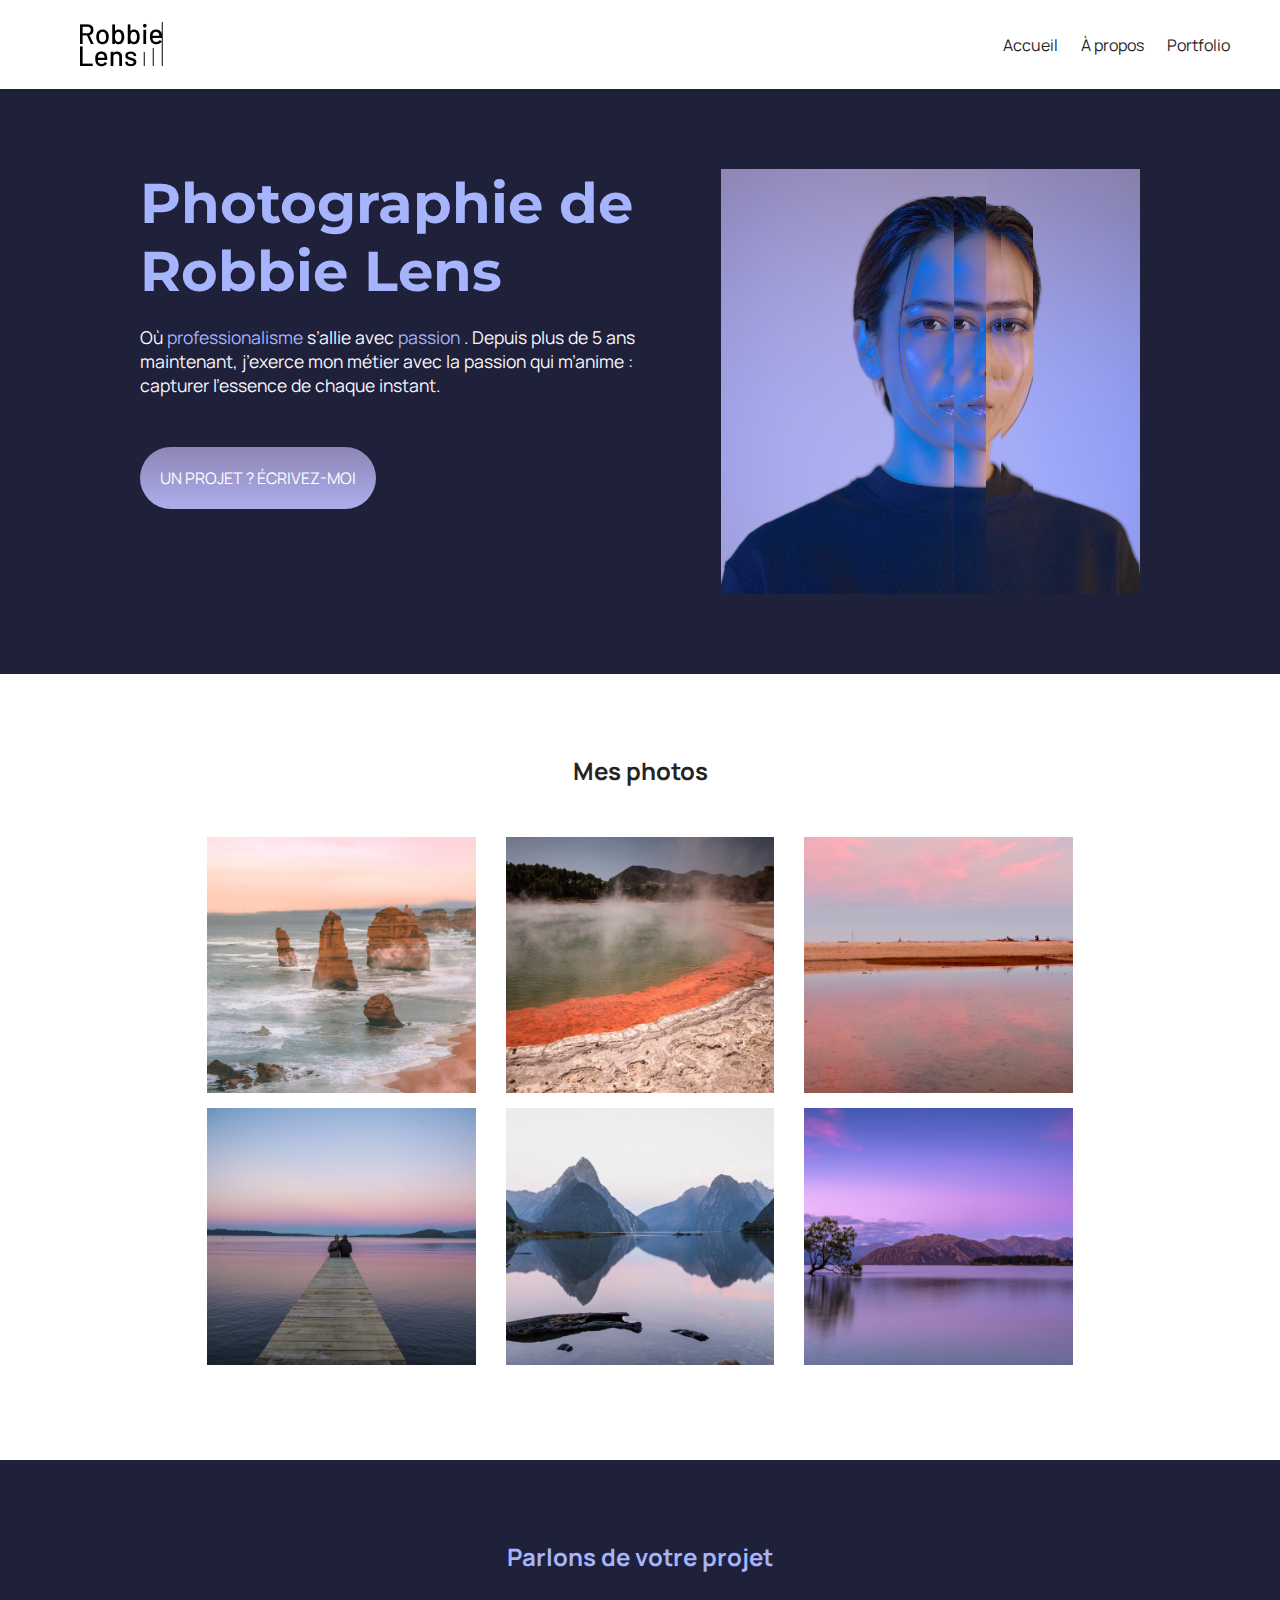
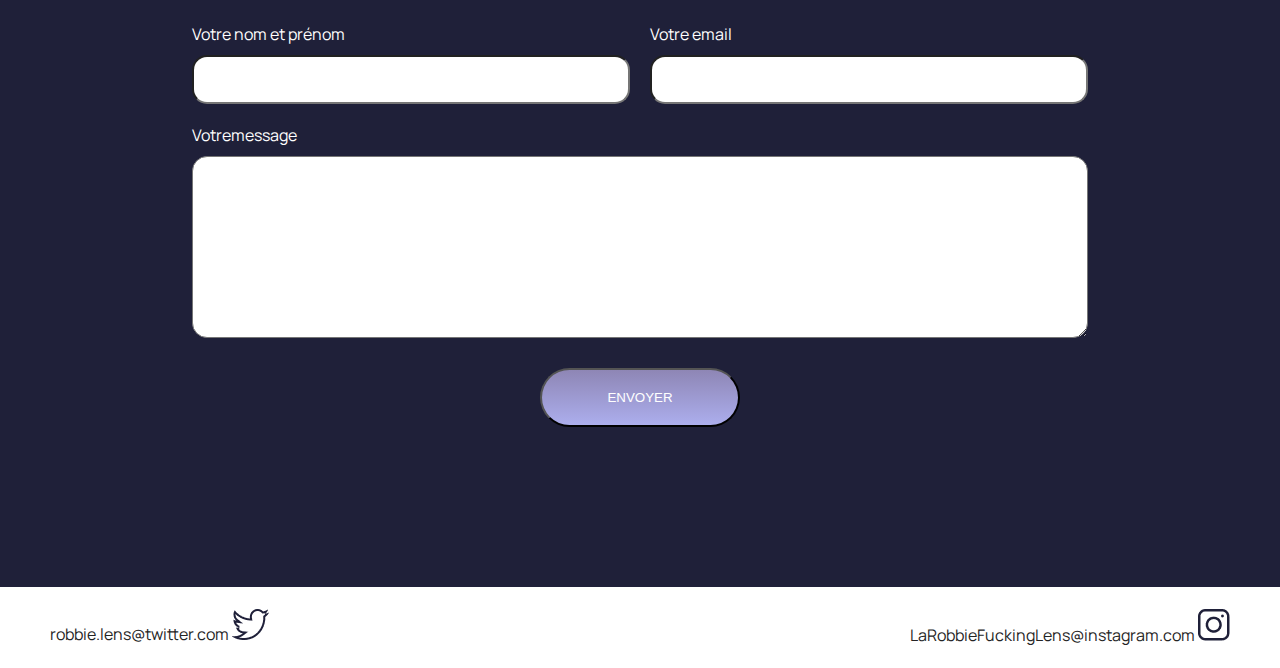
<file: index.html>
<!DOCTYPE html>
<html lang="fr">

<head>
    <meta charset="utf-8"/>
    <title>Accueil - Robbie Lens Photographie</title>
    <link href="./style.css" rel="stylesheet"/>
    <link rel="preconnect" href="https://fonts.googleapis.com">
    <link rel="preconnect" href="https://fonts.gstatic.com" crossorigin>
    <link href="https://fonts.googleapis.com/css2?family=Manrope&family=Montserrat&display=swap" rel="stylesheet">
</head>

<body>
    <!-- Contenu de la page -->
    <header class="entete">      
        <nav>
            <img src="images/logo.png" alt="Logo_de_Robbie_Lens" />
            <div>
                <a href="index.html" class="icone">Accueil </a>
                <a href="./a-propos.html" class="icone">À propos </a> 
                <a href="./portfolio.html" class="icone"> Portfolio </a>
            </div>
            
        </nav>
        
    </header>

    <main>
        <section class="intro">
            <div>
                <h1>Photographie de Robbie Lens</h1> 

                <p> Où <span class="important"> professionalisme </span> s’allie avec <span class="important"> passion </span>.
                Depuis plus de 5 ans maintenant, j’exerce mon métier avec la passion
                qui m’anime : capturer l’essence de chaque instant.
                </p>
            <div class="voir_mon_p">
                <a href="" class="cta">UN PROJET ? ÉCRIVEZ-MOI</a>
            </div>
            </div>
                <img src="images/robbie-lens.png" alt="Portrait avec effet de la photographe Robbie Lens"/>
            
            
        </section>
        <section class="photo">
            <h2> Mes photos</h2>
            <div class="photo-conteneur">
                <img src="images/acceuil/element-1.png" alt="photo_01" />
                <img src="images/acceuil/element-2.png" alt="photo_02" />
                <img src="images/acceuil/element-3.png" alt="photo_03" />
            </div>
            <div class="photo-conteneur">
                <img src="images/acceuil/element-4.png" alt="Photo_04" />
                <img src="images/acceuil/element-5.png" alt="Photo_05" />
                <img src="images/acceuil/element-6.png" alt="Photo_06" />
            </div>
        </section>

        <section id="contact" class="contact">
            <h2>Parlons de votre projet</h2>
            <form action="" method="get">
                <div class="form-contact">
                    <div class="form-column">
                        <label for="nom-prenom"> Votre nom et prénom</label>
                        <input type="text" name="prenom" id="nom-prenom">                      
                    </div>
                    <div class="form-column">
                        <label for="email"> Votre email</label>
                        <input type="text" name="email" id="email" >
                    </div>
                </div>
                <label for="message"> Votremessage</label>
                <textarea name="message" id="message" rows="10"></textarea>
                <input type="submit" value="ENVOYER" class="cta" >
            </form> 
        </section>   
             









            
        </section>
    </main>
        
    <footer class="pied-de-page">
        <a target="_blank" href="https://twitter.com/" class="icone"> robbie.lens@twitter.com
            <img src="images/twitter.png" alt="Logo twitter" title="twitter" />
        </a> 
        
        <a target="_blank" href="https://www.instagram.com/" class="icone"> LaRobbieFuckingLens@instagram.com
            <img src="images/instagram.png" alt="logo instagram" title="instagram" />
        </a> 
    </footer>
    
</body>

</html>
</file>
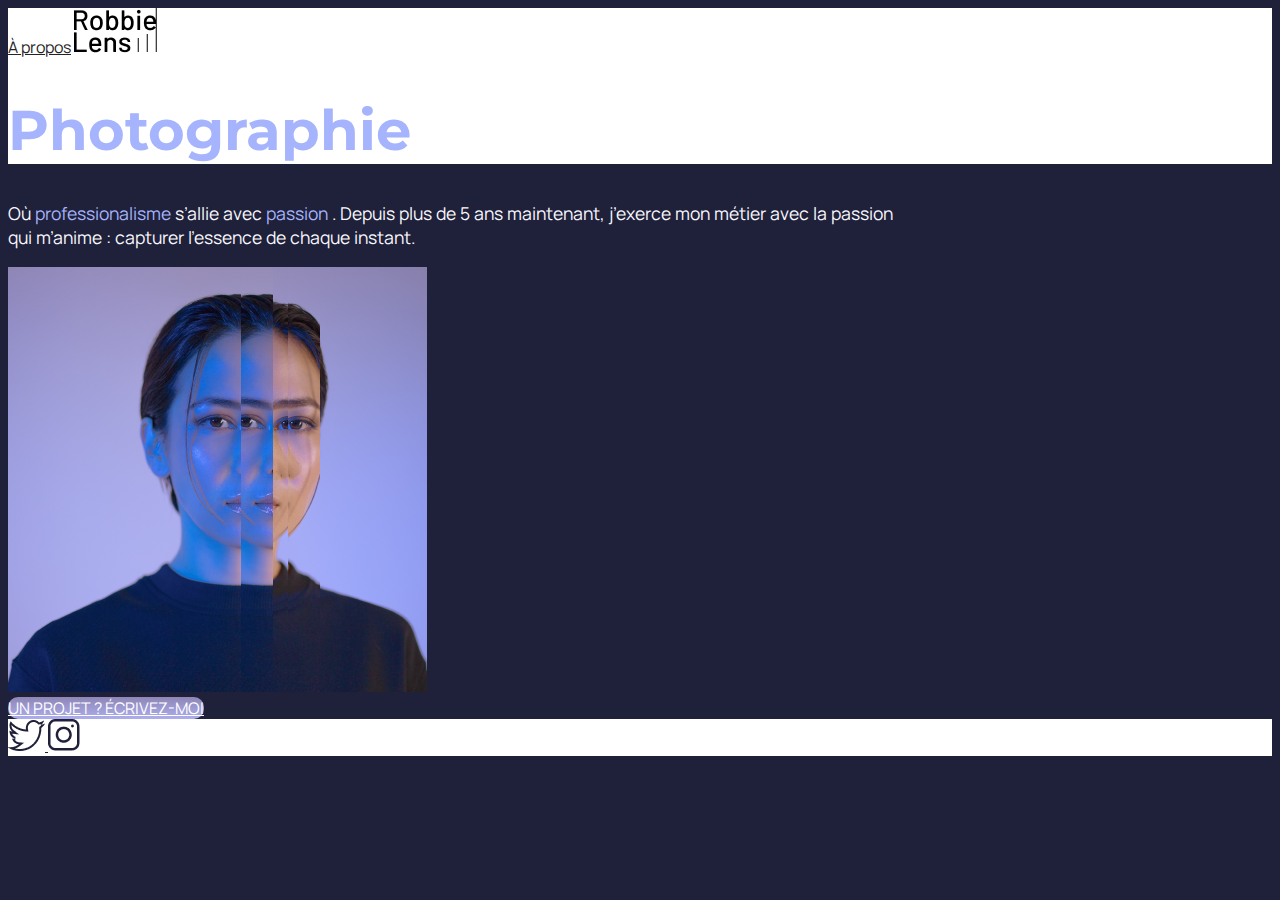
<file: 1603881-creez-votre-site-web-avec-html5-et-css3-P1C4-exercice/index.html>
<!DOCTYPE html>
<html lang="fr">

<head>
    <meta charset="utf-8"/>
    <title>Accueil - Robbie Lens Photographie</title>
    <link href="./style.css" rel="stylesheet"/>
    <link rel="preconnect" href="https://fonts.googleapis.com">
    <link rel="preconnect" href="https://fonts.gstatic.com" crossorigin>
    <link href="https://fonts.googleapis.com/css2?family=Manrope&family=Montserrat&display=swap" rel="stylesheet">
</head>

<body>
    <!-- Contenu de la page -->
    <div class="entete">
        <a href="./a-propos.html" class="icone">À propos</a>
        <img src="images/logo.png" alt="Logo_de_Robbie_Lens" />
        <h1>Photographie</h1>
    </div>
    <p>
        Où <span class="important"> professionalisme </span> s’allie avec <span class="important"> passion </span>. Depuis plus de 5 ans maintenant, j’exerce mon métier avec la passion
        <br> qui m’anime : capturer l’essence de chaque instant.
    </p>
    <img src="images/robbie-lens.png" alt="Portrait avec effet de la photographe Robbie Lens"/>
    <br>
    <a href="" class="cta">UN PROJET ? ÉCRIVEZ-MOI</a>
        
    <div class="pied-de-page">
        <a target="_blank" href="https://twitter.com/" class="icone">
            <img src="images/twitter.png" alt="Logo twitter" title="twitter" />
        </a> 
        
        <a target="_blank" href="https://www.instagram.com/" class="icone">
            <img src="images/instagram.png" alt="logo instagram" title="instagram" />
        </a> 
    </div>
    
</body>

</html>
</file>
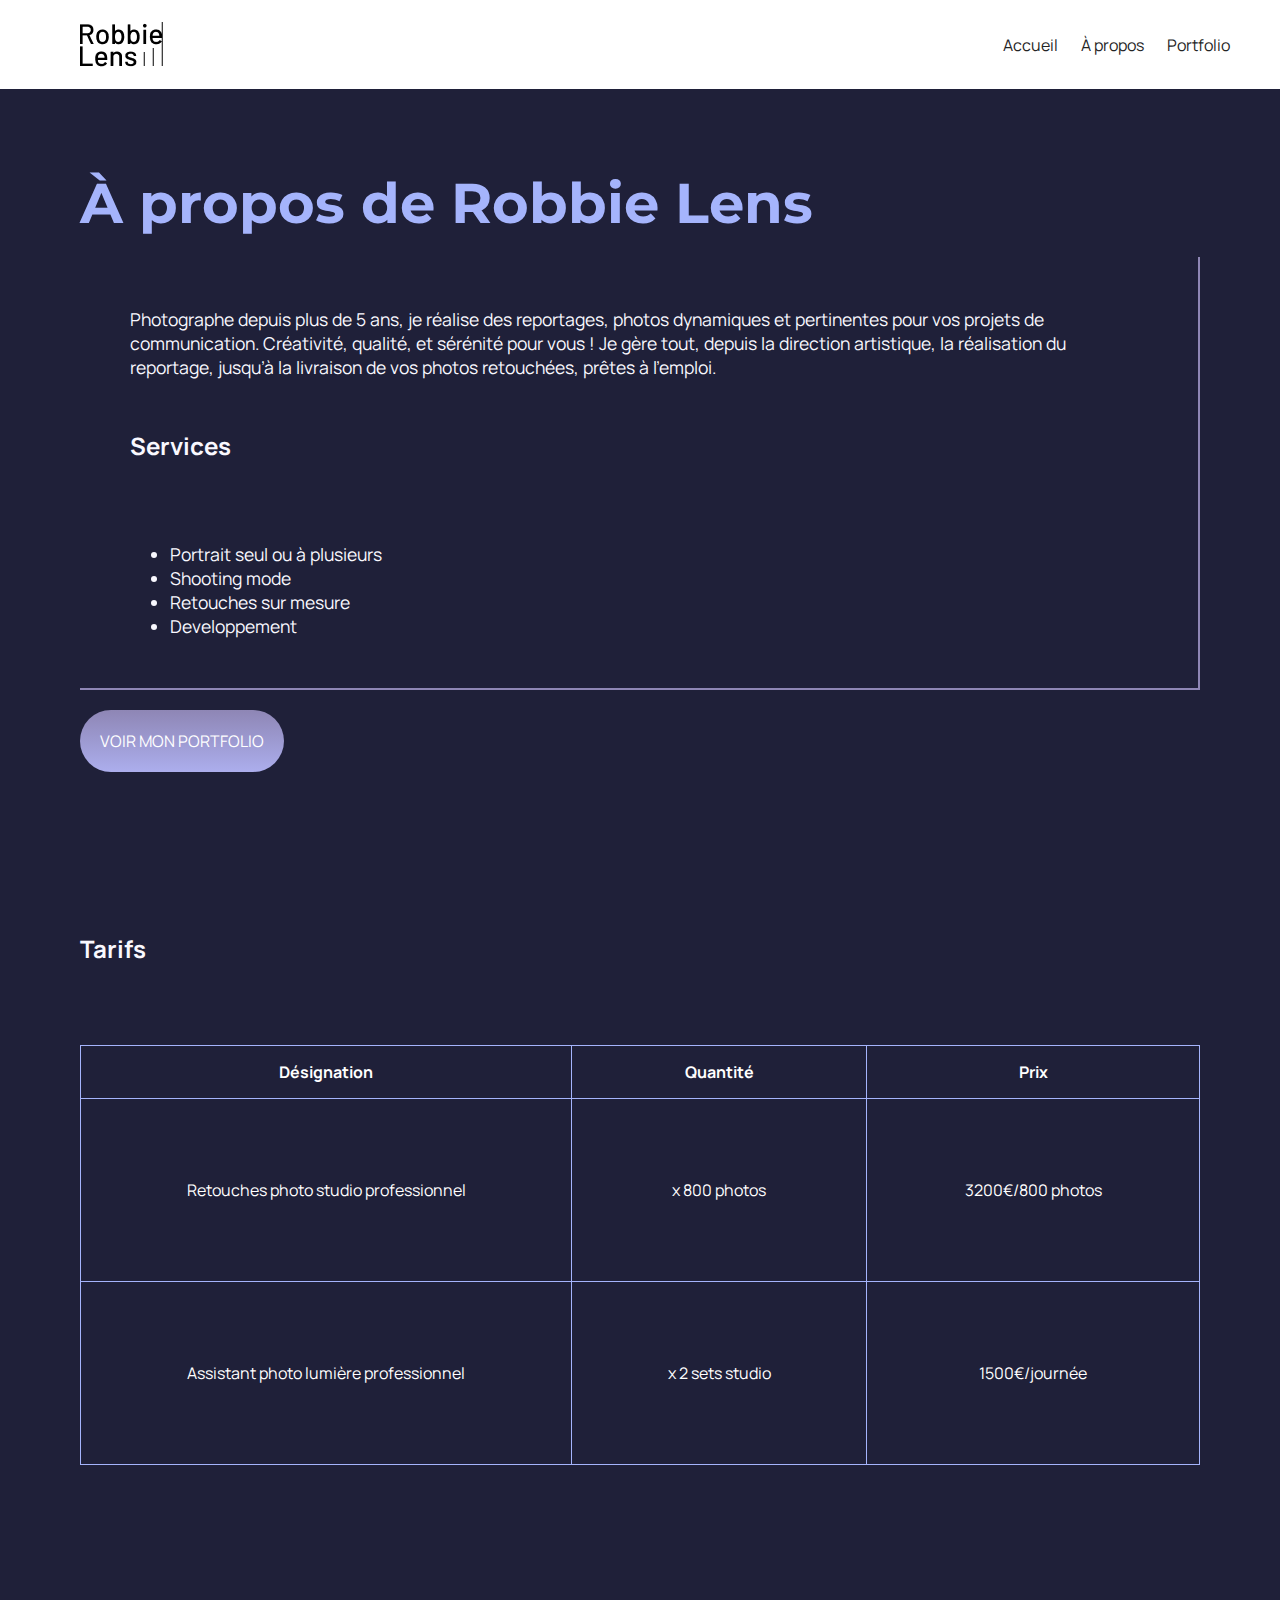
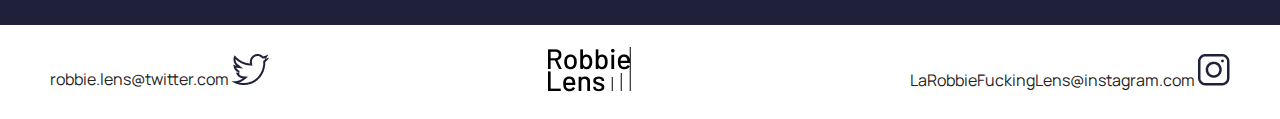
<file: a-propos.html>
<!DOCTYPE html>
<html lang="fr">

<head>
    <meta charset="utf-8">
    <title>Accueil - Robbie Lens Photographie</title>
    <link href="./style.css" rel="stylesheet"/>
    <link rel="preconnect" href="https://fonts.googleapis.com" />
    <link rel="preconnect" href="https://fonts.gstatic.com" crossorigin />
    <link href="https://fonts.googleapis.com/css2?family=Manrope&family=Montserrat&display=swap" rel="stylesheet" />

</head>

<body>
    <!-- Contenu de la page -->
    <header class="entete">
        <nav>
            <img src="images/logo.png" alt="Logo_de_Robbie_Lens" />
            <div>
                <a href="index.html" class="icone">Accueil</a>
                <a href="a-propos.html" class="icone">À propos</a>
                <a href="./portfolio.html" class="icone"> Portfolio </a>
            </div>
        </nav>
    </header>

    <main>
        <section>
            <h1>À propos de Robbie Lens</h1>
            <div class="englobement">

                <p>
                    Photographe depuis plus de 5 ans, je réalise des reportages,
                     photos dynamiques et pertinentes pour vos projets de communication. Créativité, qualité, et 
                     sérénité pour vous ! Je gère tout, depuis la direction artistique, la réalisation du reportage, jusqu’à 
                     la livraison de vos photos retouchées, prêtes à l’emploi.    
                </p>

                <h2>Services</h2>
                <ul>
                    <li>Portrait seul ou à plusieurs</li>
                    <li>Shooting mode</li>
                    <li>Retouches sur mesure</li>
                    <li>Developpement</li>
                </ul>
            </div>
        
            <div class="voir_mon_p">
                <a href="" class="cta">VOIR MON PORTFOLIO </a>
            </div>
        </section>
        <section>
            <h2>Tarifs</h2>
            <table>
                <thead>
                    <tr>
                        <th>Désignation</th>
                        <th>Quantité</th>
                        <th>Prix</th>
                    </tr>
                </thead>
                <tbody>
                    <tr>
                        <td>Retouches photo
                            studio professionnel</td>
                        <td>x 800 photos</td>
                        <td>3200€/800 photos</td>
                    </tr>
                    <tr>
                        <td>Assistant photo
                            lumière professionnel</td>
                        <td>x 2 sets studio</td>
                        <td>1500€/journée</td>
                    </tr>
                </tbody>
            </table>
            </h2>

        </section>
    </main>

    <footer class="pied-de-page">
       
        <div>
            <a target="_blank" href="https://twitter.com/" class="icone"> robbie.lens@twitter.com
                <img src="images/twitter.png" alt="Logo twitter" class="icone"/> 
            </a>
            
        </div>
        <div>
            <a href="index.html" class="icone">
                <img src="images/logo.png" alt="Logo Robbie Lens" >
            </a>
        </div>
        <div>    
            <a target="_blank" href="https://www.instagram.com/" class="icone"> LaRobbieFuckingLens@instagram.com
                <img src="images/instagram.png" alt="logo instagram" class="icone"/> 
            </a> 
        </div>
    </footer>
    
</body>

</html>
</file>
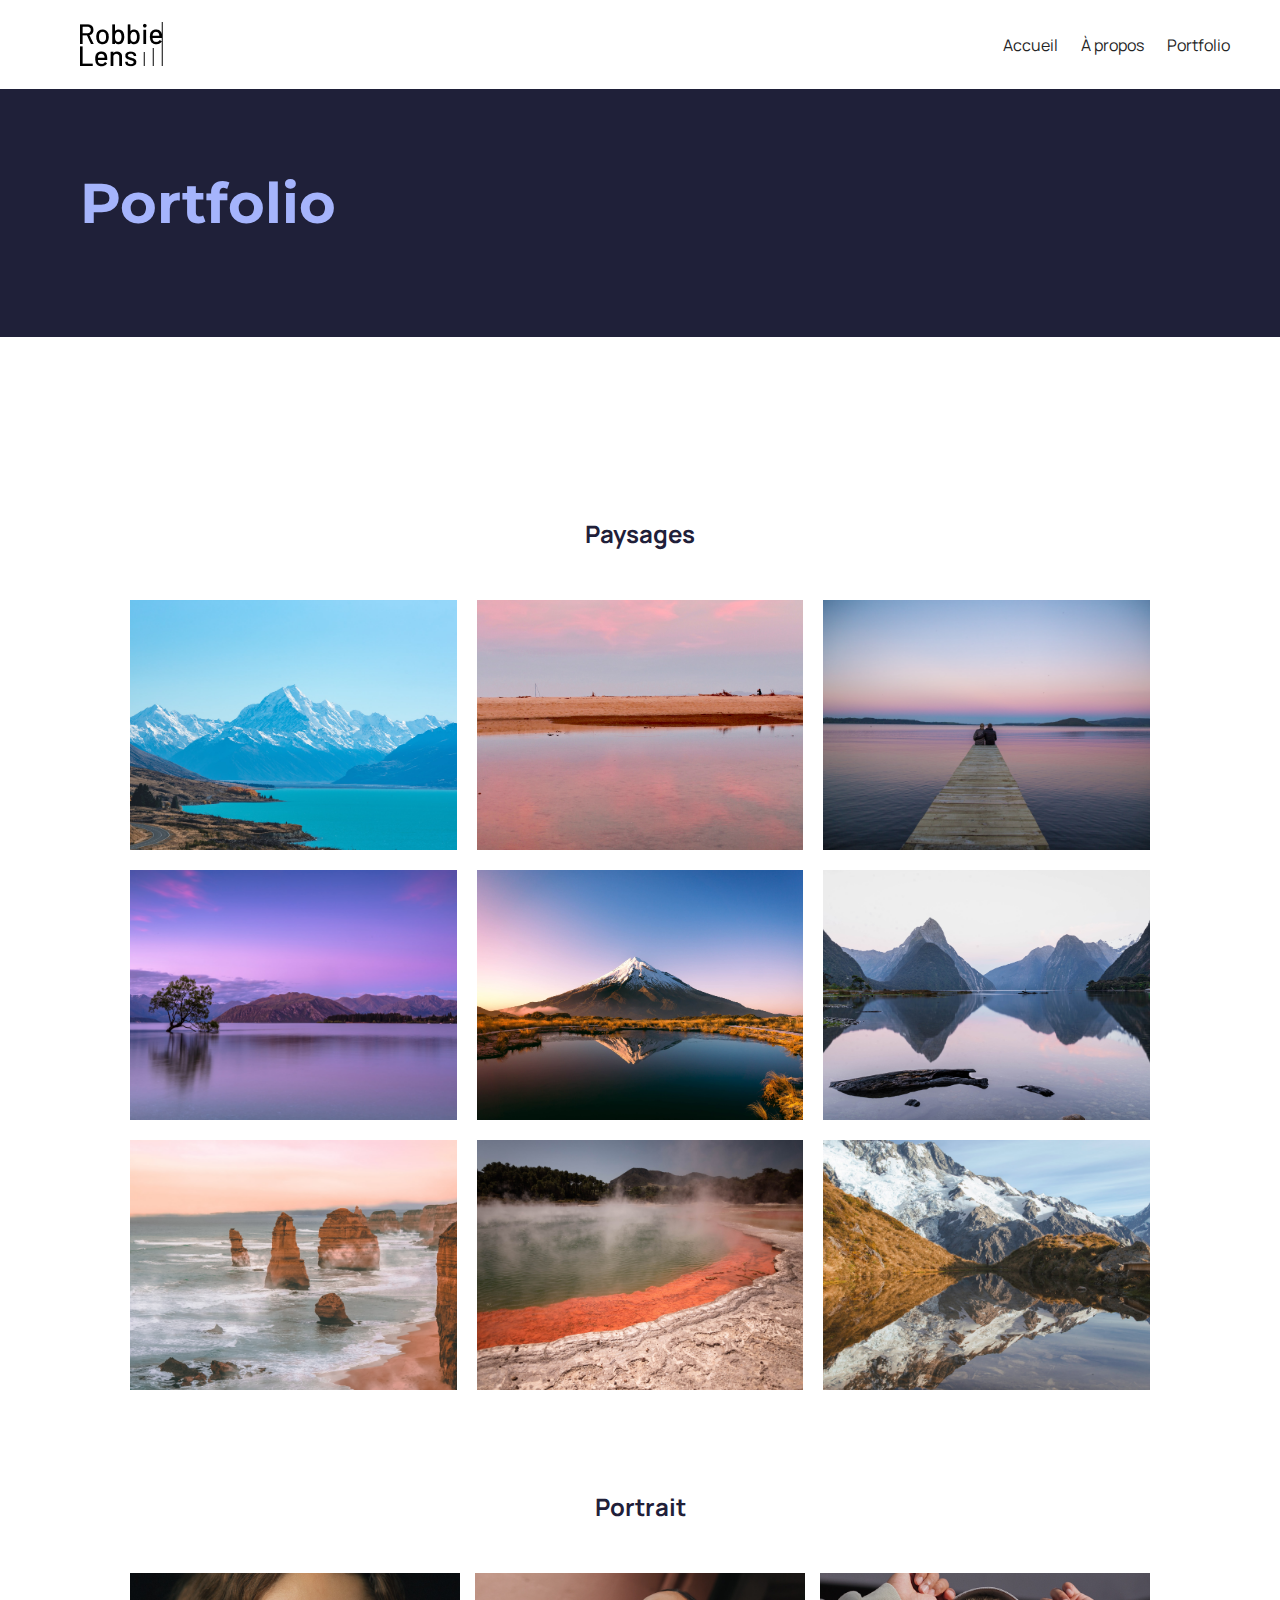
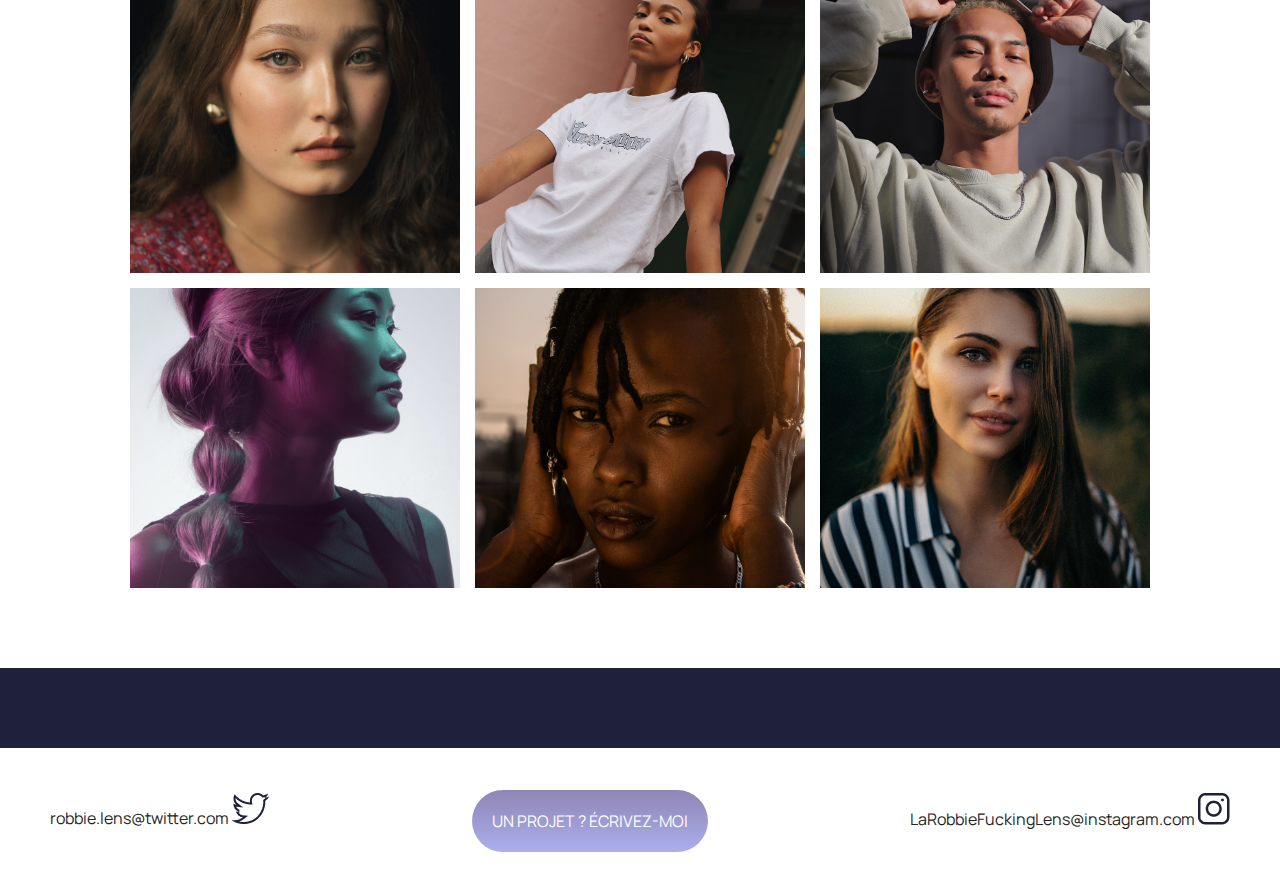
<file: portfolio.html>
<!DOCTYPE html>
<html lang="fr">

<head>
    <meta charset="utf-8"/>
    <title>Accueil - Robbie Lens Photographie</title>
    <link href="./style.css" rel="stylesheet"/>
    <link rel="preconnect" href="https://fonts.googleapis.com">
    <link rel="preconnect" href="https://fonts.gstatic.com" crossorigin>
    <link href="https://fonts.googleapis.com/css2?family=Manrope&family=Montserrat&display=swap" rel="stylesheet">
</head>

<body>
    <!-- Contenu de la page -->
    <header class="entete">      
        <nav>
            <img src="images/logo.png" alt="Logo_de_Robbie_Lens" />
            <div>
                <a href="index.html" class="icone">Accueil</a>
                <a href="./a-propos.html" class="icone">À propos</a>
                <a href="./portfolio.html" class="icone"> Portfolio </a>
            </div>
            
        </nav>
    </header>

    <main>
        <section>
            <h1> Portfolio </h1>
        </section>
        <section class="galery">
            <h2> Paysages </h2>  
            
            <div class="grid-paysage">
                <a href="images/portfolio/paysage1.jpg" class="lien-photo" >
                    <img src="images/portfolio/paysage1.jpg" alt="Paysage_01"/> 
                    <div class="voir-la-photo"> Voir la photo</div>
                </a>
                <a href="images/portfolio/paysage2.jpg" class="lien-photo" >
                    <img src="images/portfolio/paysage2.jpg" alt="Paysage_02"/>
                    <div class="voir-la-photo"> Voir la photo</div>
                </a>
                <a href="images/portfolio/paysage3.jpg" class="lien-photo" >
                    <img src="images/portfolio/paysage3.jpg" alt="Paysage_03"/>
                    <div class="voir-la-photo"> Voir la photo</div>
                </a>
                <a href="images/portfolio/paysage4.jpg" class="lien-photo" >
                    <img src="images/portfolio/paysage4.jpg" alt="Paysage_04"/>
                    <div class="voir-la-photo"> Voir la photo</div>
                </a>
                <a href="images/portfolio/paysage5.jpg" class="lien-photo" >
                    <img src="images/portfolio/paysage5.jpg" alt="Paysage_05"/>
                    <div class="voir-la-photo"> Voir la photo</div>
                </a>
                <a href="images/portfolio/paysage6.jpg" class="lien-photo" >
                    <img src="images/portfolio/paysage6.jpg" alt="Paysage_06"/>
                    <div class="voir-la-photo"> Voir la photo</div>
                </a>
                <a href="images/portfolio/paysage7.jpg" class="lien-photo" >
                    <img src="images/portfolio/paysage7.jpg" alt="Paysage_07"/>
                    <div class="voir-la-photo"> Voir la photo</div>
                </a>
                <a href="images/portfolio/paysage8.jpg" class="lien-photo" >
                    <img src="images/portfolio/paysage8.jpg" alt="Paysage_08"/>
                    <div class="voir-la-photo"> Voir la photo</div>
                </a>
                <a href="images/portfolio/paysage9.jpg" class="lien-photo" >
                    <img src="images/portfolio/paysage9.jpg" alt="Paysage_09"/>
                    <div class="voir-la-photo"> Voir la photo</div>
                </a>
                
            </div> 

            <h2> Portrait </h2>

            <div class="grid-portrait">
                <a href="images/portfolio/portrait1.jpg" class="lien-photo" >
                    <img src="images/portfolio/portrait1.jpg" alt="portrait_01"/>
                    <div class="voir-la-photo"> Voir la photo</div>
                </a>
                <a href="images/portfolio/portrait2.jpg" class="lien-photo" >
                    <img src="images/portfolio/portrait2.jpg" alt="portrait_02"/>
                    <div class="voir-la-photo"> Voir la photo</div>
                </a>
                <a href="images/portfolio/portrait3.jpg" class="lien-photo" >
                    <img src="images/portfolio/portrait3.jpg" alt="portrait_03"/>
                    <div class="voir-la-photo"> Voir la photo</div>
                </a>
                <a href="images/portfolio/portrait4.jpg" class="lien-photo" >
                    <img src="images/portfolio/portrait4.jpg" alt="portrait_04"/>
                    <div class="voir-la-photo"> Voir la photo</div>
                </a>
                <a href="images/portfolio/portrait5.jpg" class="lien-photo" >
                    <img src="images/portfolio/portrait5.jpg" alt="portrait_05"/>
                    <div class="voir-la-photo"> Voir la photo</div>
                </a>
                <a href="images/portfolio/portrait6.jpg" class="lien-photo" >
                    <img src="images/portfolio/portrait6.jpg" alt="portrait_06"/>
                    <div class="voir-la-photo"> Voir la photo</div>
                </a>
                
            </div>    
        </section>
    </main>

    <footer class="pied-de-page">
        <a target="_blank" href="https://twitter.com/" class="icone"> robbie.lens@twitter.com
            <img src="images/twitter.png" alt="Logo twitter" title="twitter" />
        </a> 
        <div class="voir_mon_p">
            <a href="" class="cta">UN PROJET ? ÉCRIVEZ-MOI</a>
        </div>
        <a target="_blank" href="https://www.instagram.com/" class="icone"> LaRobbieFuckingLens@instagram.com
            <img src="images/instagram.png" alt="logo instagram" title="instagram" />
        </a> 
    </footer>
</body>
</file>
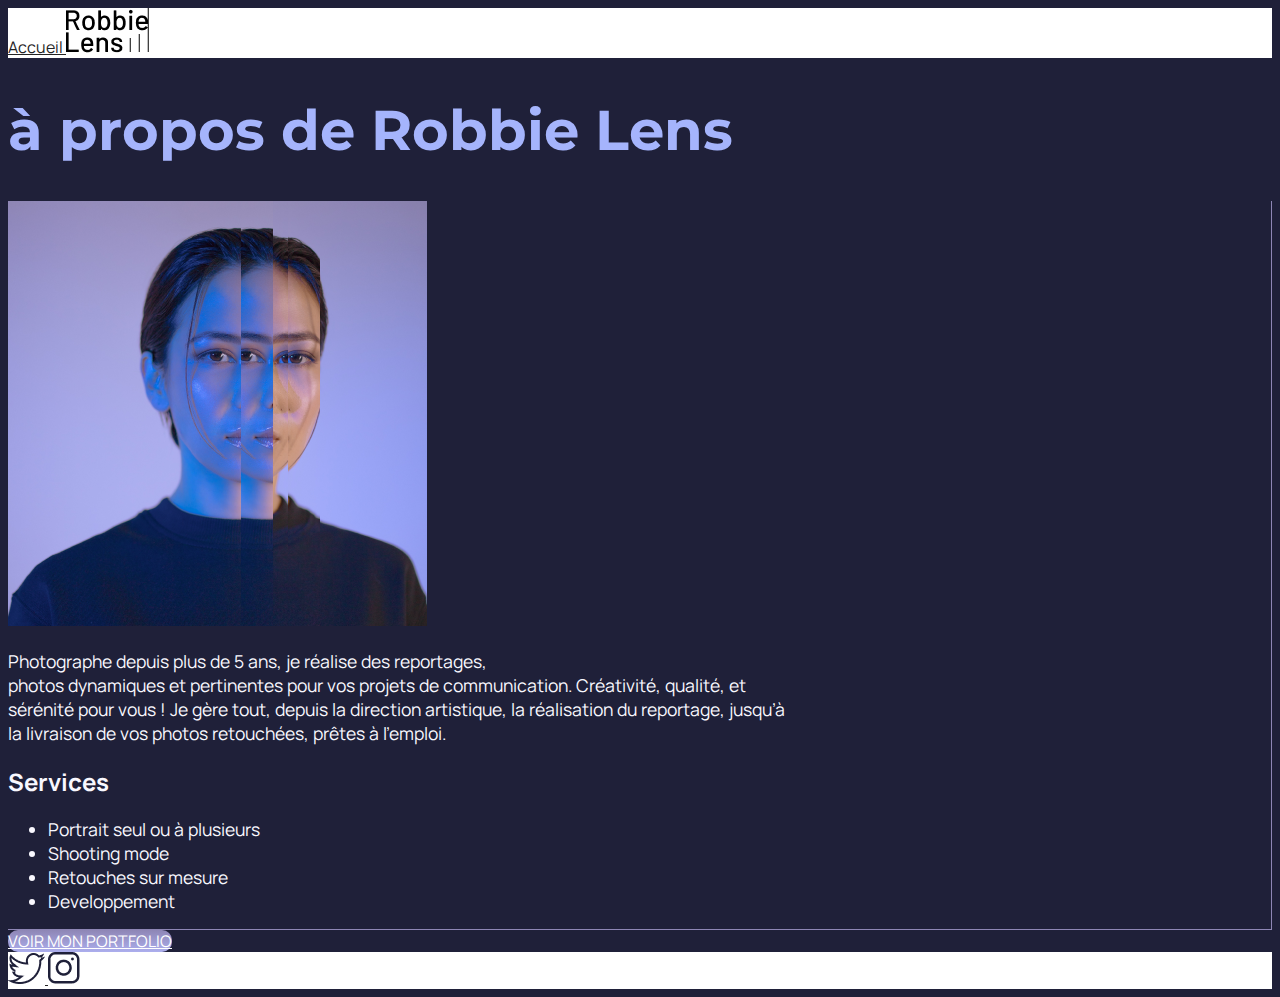
<file: 1603881-creez-votre-site-web-avec-html5-et-css3-P1C4-exercice/a-propos.html>
<!DOCTYPE html>
<html lang="fr">

<head>
    <meta charset="utf-8">
    <title>Accueil - Robbie Lens Photographie</title>
    <link href="./style.css" rel="stylesheet"/>
    <link rel="preconnect" href="https://fonts.googleapis.com" />
    <link rel="preconnect" href="https://fonts.gstatic.com" crossorigin />
    <link href="https://fonts.googleapis.com/css2?family=Manrope&family=Montserrat&display=swap" rel="stylesheet" />

</head>

<body>
    <!-- Contenu de la page -->
    
    <div class="entete">
        <a href="./index.html" class="icone" >Accueil </a>
        <img src="images/logo.png" alt="Logo_de_Robbie_Lens" />
        </a>
    </div>

    <h1>à propos de Robbie Lens</h1>
    <div class="englobement">

        <img src="images/robbie-lens.png" alt="photo_robbie_lens" title="photo_robbie_lens" />
    
        <p>
            Photographe depuis plus de 5 ans, je réalise des reportages,
            <br> photos dynamiques et pertinentes pour vos projets de communication. Créativité, qualité, et 
            <br> sérénité pour vous ! Je gère tout, depuis la direction artistique, la réalisation du reportage, jusqu’à 
            <br> la livraison de vos photos retouchées, prêtes à l’emploi.    
        </p>

        <h2>Services</h2>
        <ul>
            <li>Portrait seul ou à plusieurs</li>
            <li>Shooting mode</li>
            <li>Retouches sur mesure</li>
            <li>Developpement</li>
        </ul>
    </div>

    <div>
        <a href="" class="cta">VOIR MON PORTFOLIO </a>
    </div>

    <div class="pied-de-page">
        <a target="_blank" href="https://twitter.com/" class="icone"> 
            <img src="images/twitter.png" alt="Logo twitter" class="icone"/> 
        </a>
        <a target="_blank" href="https://www.instagram.com/" class="icone">
            <img src="images/instagram.png" alt="logo instagram" class="icone"/> 
        </a> 
    </div>
    
</body>

</html>
</file>
<file: style.css>
* {
  margin: 0;
}

body {
  font-family: 'Manrope', sans-serif;
  font-size: 1em;
  background: #1F2039;
}

a {
  text-decoration: none;
  color: #242424;
}

.important {
  color: #a5b4fc;
  font-style: normal;
}

h1 {
  font-size: 3.5em;
  font-family: montserrat, sans-serif;
  color: #A5B4FC
  
}

p,
li {
  font-size: 1.1em;
  color: #f9f8ff;
}

.div {
color: white;
}

h2 {
  color: #f9f8ff;
}

header,
footer {
  background-color: white;
  padding: 22px 50px;
}

header img{
margin-left: 30px;
}

.cta {
  display: inline-block;
  background: linear-gradient(#8e86b5, #acaeed);
  color: white;
  border-radius: 45px;
  padding: 20px;
}

.englobement {
  border-right: 2px solid #8e86b5;
  border-bottom: 2px solid #8e86b5;
  padding: 50px;
}

.englobement h2 {
  margin-top: 50px;
}

.englobement ul {
  margin-top: 50px;
}

a:hover {
  text-decoration: underline;
}

.cta:hover {
  background: linear-gradient(#696484, #8788ba);
}

.icone:hover {
  opacity: 0.5;
}


section {
  padding: 80px;
}

.voir_mon_p {
  margin-top: 20px;
  
}

footer,
nav {
  display: flex;
  flex-direction: row;
  align-items: center;
  justify-content: space-between;
}

nav a {
  margin-left: 20px;
}

.photo {
  background-color: white;
  
  
}

.photo h2 {
  color: #242424;
  text-align: center;
  margin-bottom: 50px;
}

.photo div {
  display: flex;
  flex-direction: row;
  gap: 30px;
  justify-content: center;
  margin-bottom: 15px;
}

.intro {
  display: flex;
  flex-direction: row;
  align-items: center;
  margin: auto;
  padding-right: 80px;
  max-width: 1000px;
  align-items: flex-start;
}

footer {
  margin-top: 80px;
}

.photo-conteneur {
  display: flex;
  flex-wrap: wrap;
  width: 100%;
}

.grid-paysage {
  display: grid;
  grid-template-columns: 1fr 1fr 1fr;
  grid-template-rows: 250px 250px 250px;
  gap: 20px;
  margin-left: 50px;
  margin-right: 50px;
}

.grid-portrait {
  display: grid;
  grid-template-columns: 1fr 1fr 1fr;
  grid-template-rows: 300px 300px;
  gap: 15px;
  margin-left: 50px;
  margin-right: 50px;
}



.grid-paysage img,
.grid-portrait img {
  width: 100%;
  height: 100%;
  object-fit: cover;
  
}

.galery h2 {
  margin-bottom: 50px;
  margin-top: 100px;
  color: #1F2039;
  text-align: center;
}

.galery {
  background-color: white;
}

.intro p {
  margin-right: 50px;
  margin-bottom: 50px;
}

.photo-conteneur img {
  width: 24%;
  margin: 0;
}

.voir-la-photo {
  position: absolute;
  top: 0;
  width: 100%;
  height: 100%; 
  display: flex;
  align-items: center;
  justify-content: center;
  font-size: 1.5em;
  color: white;
  background-color: rgb(0, 0, 0);
  display: none;
  opacity: 70%;
}

.lien-photo {
  position: relative;
}

.lien-photo:hover  {
  display: flex;
}

.lien-photo:hover .voir-la-photo {
  display: flex;
}

table {
  color: white;
  text-align: center;
  width: 100%;
  border-collapse: collapse;
}

td,
th {
  padding: 15px;
  border: 1px solid #a5b4fc;
}

td {
  padding: 80px;
}

h2 {
  margin-bottom: 80px;
}



form {
  display: flex;
  flex-direction: column;
  width: 80%;
  margin: auto;
  
}

input,
textarea {
  padding: 15px;
  border-radius: 15px;
  
}

.form-column {
  display: flex;
  flex-direction: column;
  margin-bottom: 20px;
  width: calc(50% - 10px);
}

.form-contact {
  display: flex; 
  flex-wrap: wrap;
  gap: 20px;
  flex-direction: row;
}

label {
  margin-bottom: 10px;
  color: white;
}

input[type='submit'] {
  width: 200px;
  margin: auto;
  margin-top: 30px;
}

.contact h2 {
  color: #a5b4fc;
  text-align: center;
  margin-bottom: 50px;
}

@media screen and (max-width: 996px) {
  header nav {
    flex-direction: column;
    align-items: center;
    justify-content: center;
  }
  
  header,
  footer {
    padding: 20px 20px;
  }

  header nav img {
    margin-bottom: 20px;
  }

  h1 {
    font-size: 2em;
  }

  section {
    padding: 50px 20px 50px 20px;
  }

  nav a {
    margin-left: 10px;
    margin-right: 10px;
  }
}

main h1 {
  padding-bottom: 20px;
}
</file>
<file: 1603881-creez-votre-site-web-avec-html5-et-css3-P1C4-exercice/style.css>
body {
  font-family: 'Manrope', sans-serif;
  font-size: 1em;
  background: #1F2039;
}

a {
  color: #242424
}

.important {
  color: #a5b4fc;
  font-style: normal;
}

h1 {
  font-size: 3.5em;
  font-family: montserrat, sans-serif;
  color: #A5B4FC
  
}

p,
li {
  font-size: 1.1em;
  color: #f9f8ff;
}

.div {
color: white;
}

h2 {
  color: #f9f8ff;
}

.entete,
.pied-de-page {
  background-color: white;
}

.cta {
  background: linear-gradient(#8e86b5, #acaeed);
  color: white;
  border-radius: 10px;
}

.englobement {
  border-right: 1px solid #8e86b5;
  border-bottom: 1px solid #8e86b5;
}

a:hover {
  text-decoration: underline;
}

.cta:hover {
  background: linear-gradient(#696484, #8788ba);
}

.icone:hover {
  opacity: 0.5;
}
</file>
